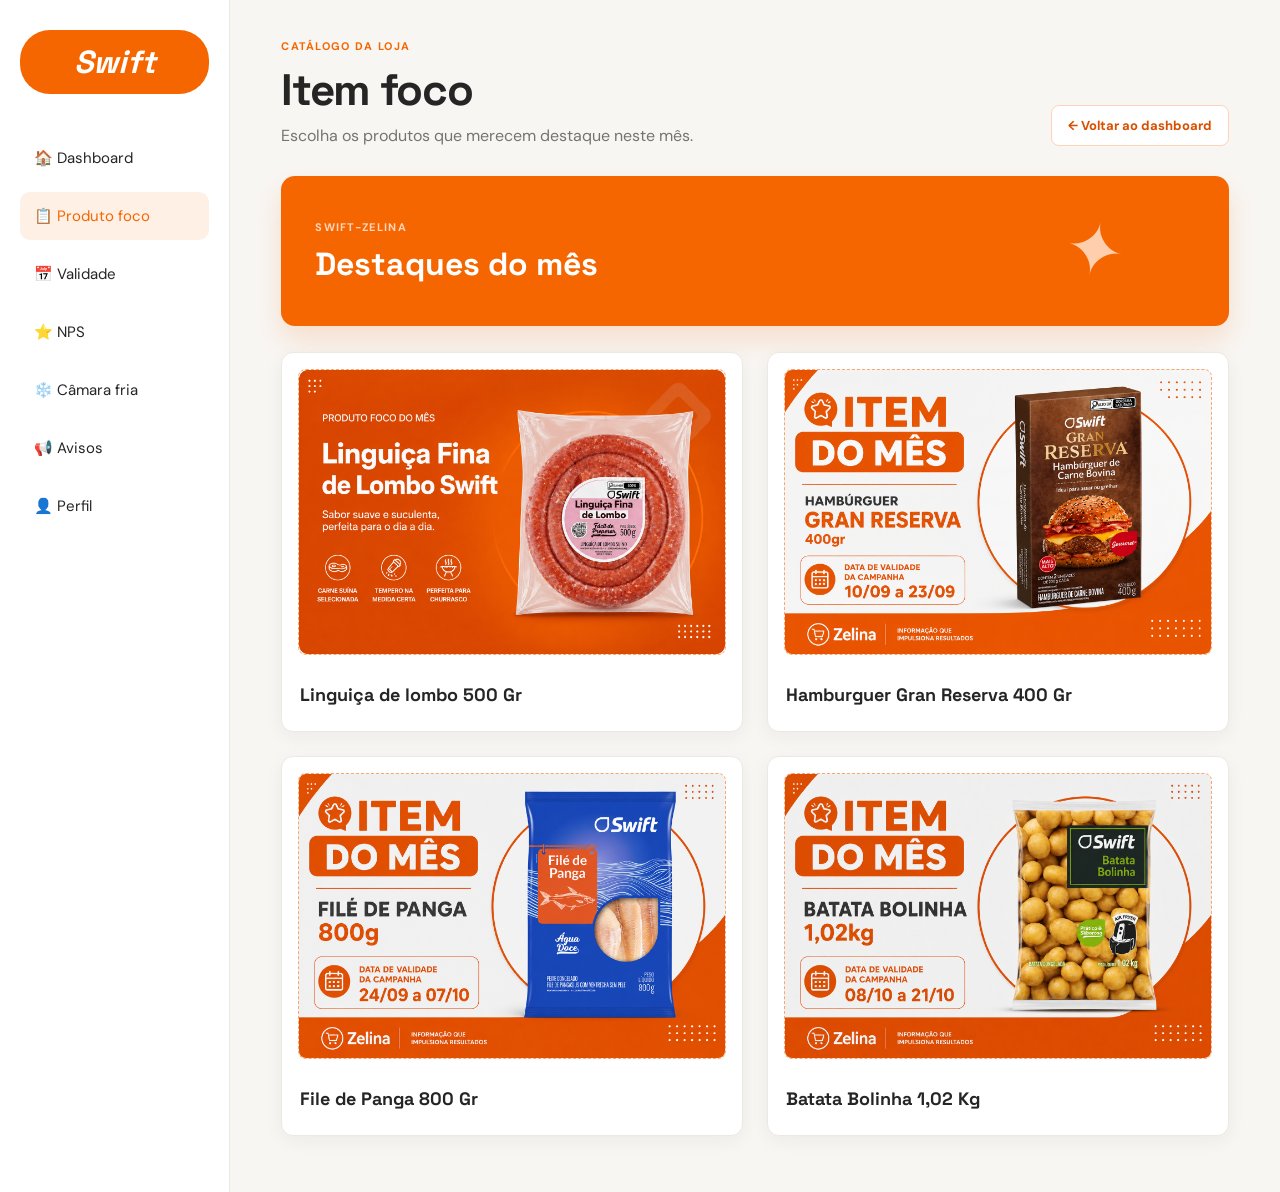
<file: produtos.html>
<!DOCTYPE html>
<html lang="pt-BR">

<head>
    <meta charset="UTF-8">
    <meta name="viewport" content="width=device-width, initial-scale=1.0">
    <title>Produto foco | Swift-Zelina</title>
    <link rel="stylesheet" href="assets/css/produtos.css">
</head>

<body>
    <aside class="sidebar">
        <div class="logo">Swift</div>

        <nav aria-label="Navegação principal">
            <a class="menu-item" href="index.html">🏠 Dashboard</a>
            <a class="menu-item active" href="produtos.html" aria-current="page">📋 Produto foco</a>
            <a class="menu-item" href="index.html">📅 Validade</a>
            <a class="menu-item" href="index.html">⭐ NPS</a>
            <a class="menu-item" href="index.html">❄️ Câmara fria</a>
            <a class="menu-item" href="index.html">📢 Avisos</a>
            <a class="menu-item" href="index.html">👤 Perfil</a>
        </nav>
    </aside>

    <main class="main">
        <header class="page-header">
            <div>
                <span class="eyebrow">Catálogo da loja</span>
                <h1>Item foco</h1>
                <p>Escolha os produtos que merecem destaque neste mês.</p>
            </div>
            <a class="back-link" href="index.html">← Voltar ao dashboard</a>
        </header>

        <section class="intro-banner" aria-labelledby="banner-title">
            <div>
                <span class="banner-label">SWIFT-ZELINA</span>
                <h2 id="banner-title">Destaques do mês</h2>
            </div>
            <span class="banner-mark" aria-hidden="true">✦</span>
        </section>

        <section class="products" aria-label="Produtos em destaque">
            <article class="product-card">
                <div class="image-slot" aria-label="Imagem do produto 1">
                    <img src="assets/img/lomboL.png.png" alt="Linguiça de lombo">
                </div>
                <div class="product-info">
                    <h2>Linguiça de lombo 500 Gr</h2>
                </div>
            </article>

            <article class="product-card">
                <div class="image-slot" aria-label="Imagem do produto 2">
                    <img src="assets/img/hambuguerGran.png.png" alt="Hambúrguer">
                </div>
                <div class="product-info">
                    <h2>Hamburguer Gran Reserva 400 Gr</h2>
                </div>
            </article>

            <article class="product-card">
                <div class="image-slot" aria-label="Imagem do produto 3">
                    <img src="assets/img/panga.png.png" alt="Produto 3">
                </div>
                <div class="product-info">
                    <h2>File de Panga 800 Gr</h2>
                </div>
            </article>

            <article class="product-card">
                <div class="image-slot" aria-label="Imagem do produto 4">
                    <img src="assets/img/batataBolinha.png.png" alt="produto 4">
                </div>
                <div class="product-info">
                    <h2>Batata Bolinha 1,02 Kg</h2>
                </div>
            </article>
        </section>
    </main>

</body>

</html>
</file>
<file: assets/css/produtos.css>
@import url('https://fonts.googleapis.com/css2?family=DM+Sans:wght@400;500;600;700&family=Space+Grotesk:wght@500;600;700&display=swap');

:root {
	--orange: #f56600;
	--orange-dark: #d94f00;
	--orange-soft: #fff0e6;
	--ink: #252525;
	--muted: #77736f;
	--line: #eee8e2;
	--paper: #ffffff;
}

* {
	margin: 0;
	padding: 0;
	box-sizing: border-box;
}

body {
	min-height: 100vh;
	display: flex;
	overflow-x: hidden;
	background: #f8f6f3;
	color: var(--ink);
	font-family: 'DM Sans', sans-serif;
}

.sidebar {
	width: 230px;
	min-height: 100vh;
	flex-shrink: 0;
	padding: 30px 20px;
	background: var(--paper);
	border-right: 1px solid var(--line);
}

.logo {
	margin-bottom: 40px;
	padding: 12px;
	border-radius: 30px;
	background: var(--orange);
	color: white;
	font-family: 'Space Grotesk', sans-serif;
	font-size: 32px;
	font-weight: 700;
	font-style: italic;
	text-align: center;
}

nav {
	display: flex;
	flex-direction: column;
	gap: 10px;
}

.menu-item {
	padding: 14px;
	border-radius: 10px;
	color: var(--ink);
	font-size: 15px;
	text-decoration: none;
	transition: background 180ms ease, color 180ms ease, transform 180ms ease;
}

.menu-item:hover,
.menu-item.active {
	background: var(--orange-soft);
	color: var(--orange);
}

.menu-item:hover {
	transform: translateX(3px);
}

.main {
	width: 100%;
	max-width: 1500px;
	padding: 34px clamp(24px, 4vw, 64px) 56px;
}

.page-header {
	display: flex;
	align-items: flex-end;
	justify-content: space-between;
	gap: 24px;
	margin-bottom: 30px;
}

.eyebrow,
.banner-label,
.product-number {
	color: var(--orange);
	font-size: 11px;
	font-weight: 700;
	letter-spacing: 0.12em;
	text-transform: uppercase;
}

h1,
h2 {
	font-family: 'Space Grotesk', sans-serif;
}

h1 {
	margin-top: 7px;
	font-size: clamp(30px, 4vw, 44px);
	letter-spacing: -0.03em;
}

.page-header p {
	margin-top: 7px;
	color: var(--muted);
}

.back-link {
	padding: 11px 16px;
	border: 1px solid #ffd3b9;
	border-radius: 8px;
	color: var(--orange-dark);
	background: var(--paper);
	font-size: 13px;
	font-weight: 700;
	text-decoration: none;
	white-space: nowrap;
	transition: background 180ms ease, color 180ms ease;
}

.back-link:hover {
	background: var(--orange);
	color: white;
}

.intro-banner {
	display: flex;
	align-items: center;
	justify-content: space-between;
	min-height: 150px;
	margin-bottom: 26px;
	padding: 28px 34px;
	overflow: hidden;
	border-radius: 14px;
	background: var(--orange);
	color: white;
	box-shadow: 0 14px 28px rgba(245, 102, 0, 0.16);
}

.banner-label {
	color: #ffd5bd;
}

.intro-banner h2 {
	margin: 8px 0 4px;
	font-size: clamp(22px, 3vw, 32px);
}

.intro-banner p {
	color: #fff3eb;
	font-size: 14px;
}

.banner-mark {
	margin-right: 8%;
	color: #ffcfad;
	font-size: 72px;
	line-height: 1;
	transform: rotate(12deg);
}

.products {
	display: grid;
	grid-template-columns: repeat(2, minmax(0, 1fr));
	gap: 24px;
}

.product-card {
	overflow: hidden;
	border: 1px solid var(--line);
	border-radius: 12px;
	background: var(--paper);
	box-shadow: 0 5px 18px rgba(47, 35, 25, 0.05);
	transition: transform 200ms ease, box-shadow 200ms ease;
}

.product-card:hover {
	transform: translateY(-5px);
	box-shadow: 0 14px 26px rgba(47, 35, 25, 0.11);
}

.image-slot {
	display: grid;
	place-items: center;
	aspect-ratio: 16 / 10;
	margin: 16px;
	border: 1px dashed #f3a875;
	border-radius: 8px;
	background: linear-gradient(135deg, #fff8f2, #fff0e5);
	color: #ed9a65;
}

.image-slot img {
	width: 100%;
	height: 100%;
	border-radius: 7px;
	object-fit: contain;
}

.image-slot span {
	display: grid;
	place-items: center;
	width: 54px;
	height: 54px;
	border: 1px solid #f3b487;
	border-radius: 50%;
	font-family: 'Space Grotesk', sans-serif;
	font-size: 18px;
	font-weight: 600;
}

.product-info {
	padding: 4px 18px 20px;
}

.product-info h2 {
	margin: 8px 0 5px;
	font-size: 18px;
}

.product-info p {
	color: var(--muted);
	font-size: 13px;
}

@media (max-width: 1100px) {
	.products {
		grid-template-columns: repeat(2, minmax(0, 1fr));
	}
}

@media (max-width: 650px) {
	body {
		display: block;
	}

	.sidebar {
		width: 100%;
		min-height: auto;
		padding: 14px 12px 10px;
		border-right: none;
		border-bottom: 1px solid var(--line);
	}

	.logo {
		width: 120px;
		margin: 0 auto 14px;
		padding: 8px;
		font-size: 24px;
	}

	nav {
		flex-direction: row;
		gap: 6px;
		overflow-x: auto;
		padding-bottom: 4px;
	}

	.menu-item {
		flex: 0 0 auto;
		padding: 9px 10px;
		font-size: 12px;
	}

	.main {
		padding: 24px 14px 36px;
	}

	.page-header {
		align-items: flex-start;
		flex-direction: column;
		gap: 16px;
		margin-bottom: 22px;
	}

	.intro-banner {
		min-height: 140px;
		padding: 24px;
	}

	.banner-mark {
		margin-right: 0;
		font-size: 52px;
	}

	.products {
		grid-template-columns: 1fr;
	}
}
</file>
